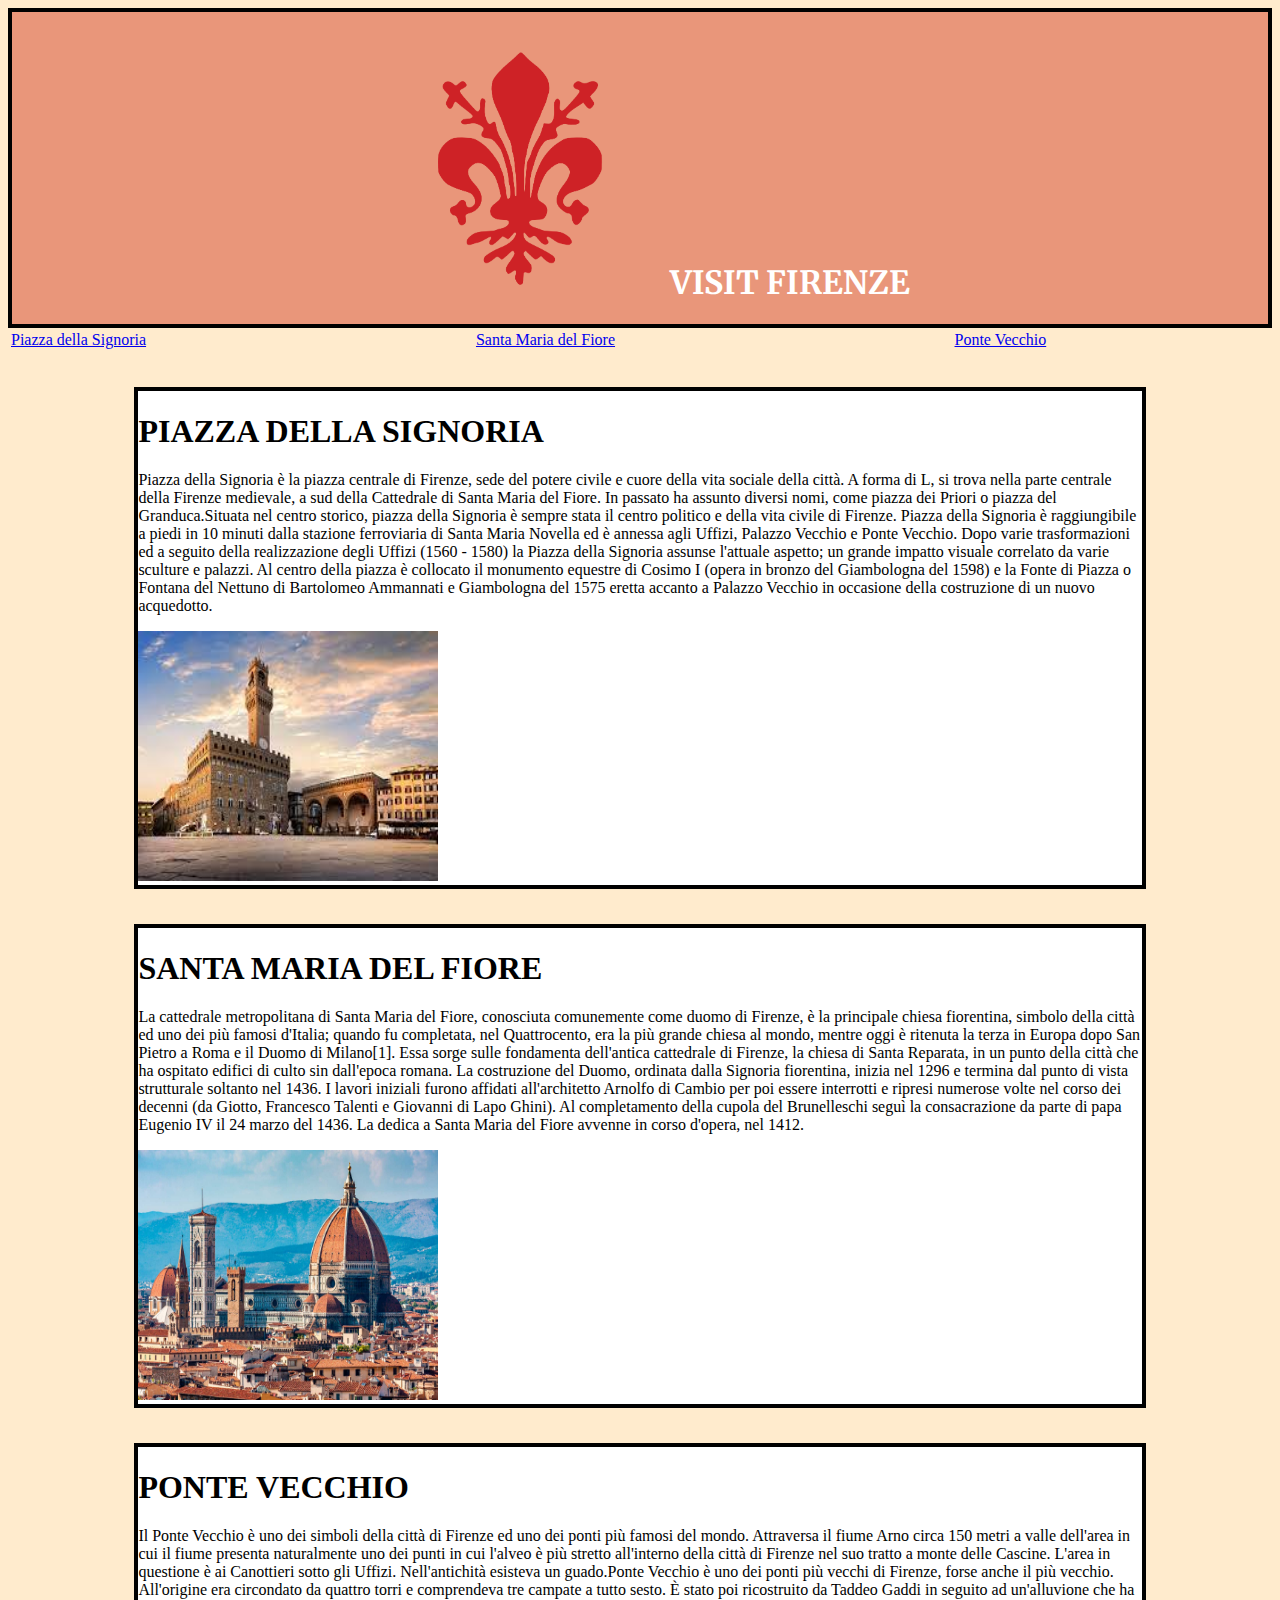
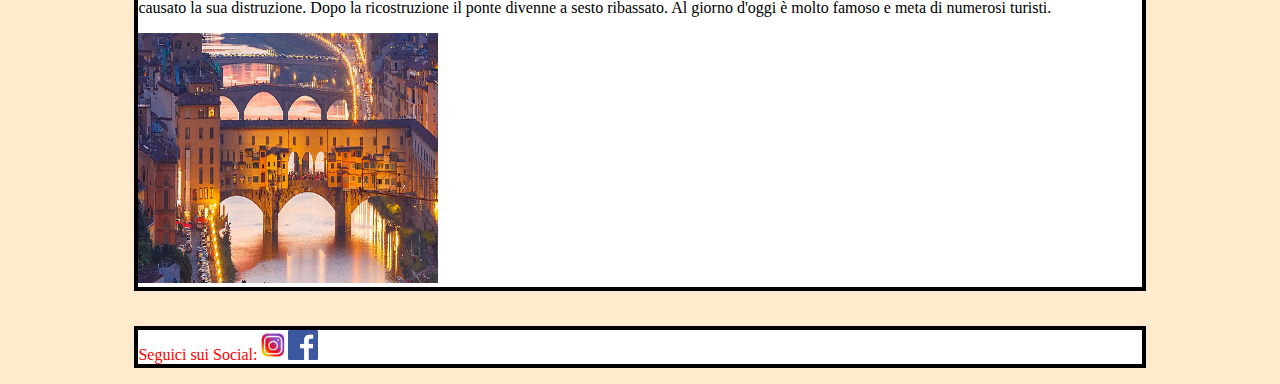
<file: school/firenze/index.html>
<!DOCTYPE html>
<html>
<head>

    <link rel="stylesheet" href="CSS/style.css">
    <link rel="preconnect" href="https://fonts.googleapis.com">
    <link rel="preconnect" href="https://fonts.gstatic.com" crossorigin>
    <link href="https://fonts.googleapis.com/css2?family=Merriweather:wght@300&display=swap" rel="stylesheet">

</head>
<body>

    <div id="header">
        <h1></p><img src="images/logo.png" width="100px">VISIT FIRENZE</h1>
    </div>
    <table id="linkT" width="100%">
        <tr>
            <td><a href="#parte1">Piazza della Signoria</a></td>
            <td><a href="#parte2">Santa Maria del Fiore</a></td>
            <td><a href="#parte3">Ponte Vecchio</a></td>
        </tr>
    </table>
    <div class="testo">
        <h1 id="parte1">PIAZZA DELLA SIGNORIA</h1>
        <p>
            Piazza della Signoria è la piazza centrale di Firenze, sede del potere civile e cuore della vita
            sociale della città. A forma di L, si trova nella parte centrale della Firenze medievale, a sud della
            Cattedrale di Santa Maria del Fiore. In passato ha assunto diversi nomi, come piazza dei Priori o
            piazza del Granduca.Situata nel centro storico, piazza della Signoria è sempre stata il centro
            politico e della vita civile di Firenze. Piazza della Signoria è raggiungibile a piedi in 10 minuti
            dalla stazione ferroviaria di Santa Maria Novella ed è annessa agli Uffizi, Palazzo Vecchio e
            Ponte Vecchio. Dopo varie trasformazioni ed a seguito della realizzazione degli Uffizi (1560 -
            1580) la Piazza della Signoria assunse l'attuale aspetto; un grande impatto visuale correlato da
            varie sculture e palazzi. Al centro della piazza è collocato il monumento equestre di Cosimo I
            (opera in bronzo del Giambologna del 1598) e la Fonte di Piazza o Fontana del Nettuno di
            Bartolomeo Ammannati e Giambologna del 1575 eretta accanto a Palazzo Vecchio in occasione
            della costruzione di un nuovo acquedotto.
        </p>
        <img src="images/piazzasignoria.jpg">
    </div>
    <div class="testo">
        <h1 id="parte2">SANTA MARIA DEL FIORE</h1>
        <p>
            La cattedrale metropolitana di Santa Maria del Fiore, conosciuta comunemente come duomo di
            Firenze, è la principale chiesa fiorentina, simbolo della città ed uno dei più famosi d'Italia;
            quando fu completata, nel Quattrocento, era la più grande chiesa al mondo, mentre oggi è
            ritenuta la terza in Europa dopo San Pietro a Roma e il Duomo di Milano[1]. Essa sorge sulle
            fondamenta dell'antica cattedrale di Firenze, la chiesa di Santa Reparata, in un punto della città
            che ha ospitato edifici di culto sin dall'epoca romana. La costruzione del Duomo, ordinata dalla
            Signoria fiorentina, inizia nel 1296 e termina dal punto di vista strutturale soltanto nel 1436. I
            lavori iniziali furono affidati all'architetto Arnolfo di Cambio per poi essere interrotti e ripresi
            numerose volte nel corso dei decenni (da Giotto, Francesco Talenti e Giovanni di Lapo Ghini).
            Al completamento della cupola del Brunelleschi seguì la consacrazione da parte di papa Eugenio
            IV il 24 marzo del 1436. La dedica a Santa Maria del Fiore avvenne in corso d'opera, nel 1412.
        </p>
        <img src="images/santamariadelfiore.jpg">
    </div>
    <div class="testo">
        <h1 id="parte3">PONTE VECCHIO</h1>
        <p>
            Il Ponte Vecchio è uno dei simboli della città di Firenze ed uno dei ponti più famosi del mondo.
            Attraversa il fiume Arno circa 150 metri a valle dell'area in cui il fiume presenta naturalmente
            uno dei punti in cui l'alveo è più stretto all'interno della città di Firenze nel suo tratto a monte
            delle Cascine. L'area in questione è ai Canottieri sotto gli Uffizi. Nell'antichità esisteva un
            guado.Ponte Vecchio è uno dei ponti più vecchi di Firenze, forse anche il più vecchio. All'origine
            era circondato da quattro torri e comprendeva tre campate a tutto sesto. È stato poi ricostruito da
            Taddeo Gaddi in seguito ad un'alluvione che ha causato la sua distruzione. Dopo la ricostruzione
            il ponte divenne a sesto ribassato. Al giorno d'oggi è molto famoso e meta di numerosi turisti.
        </p>
        <img src="images/pontevecchio.jpg">
    </div>
    <div>
        <p id="social">Seguici sui Social:<a href="https://www.instagram.com/cittadifirenzeufficiale/"><img src="images/logoinsta.png" class="img"></a><a href="https://www.facebook.com/cittadifirenzeufficiale/"><img src="images/logofacebook.png" class="img"></a></p>
    </div>

</body>
</html>
</file>
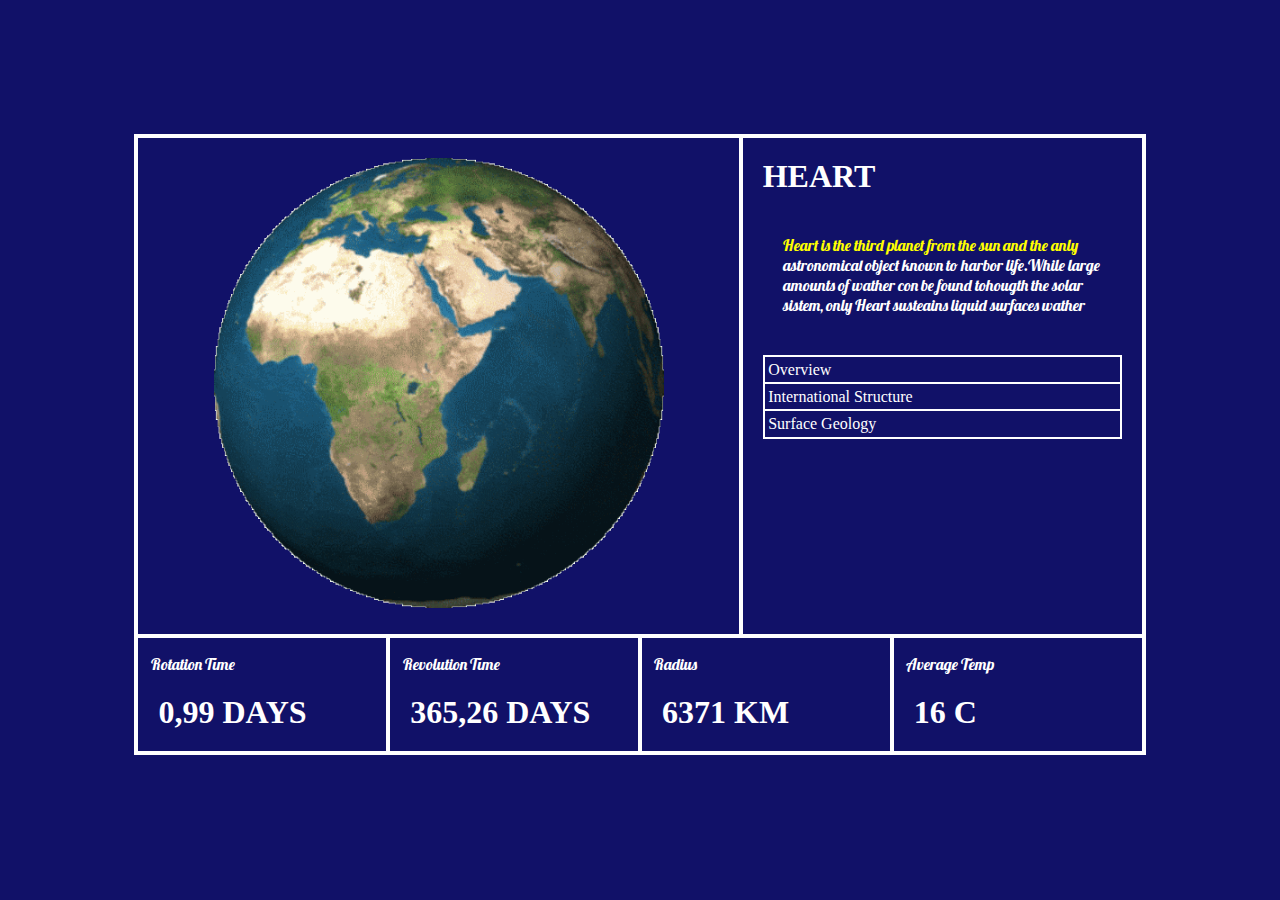
<file: school/mondo/index.html>
<!DOCTYPE html>
<html>
<head>
    <style>
        @import url('https://fonts.googleapis.com/css2?family=Lobster&display=swap');
        </style>
    <link rel="stylesheet" href="style/style.css">
    <title>Mondo</title>
</head>
<body>
    <div class="grosso">

        <div class="imgm">
            <img src="images/mondo.gif">
        </div>


        <div class="descrizione">
            <h1>HEART</h1>
            <p>Heart is the third planet from the sun and the anly astronomical object known to harbor life.While large amounts of wather con be found tohougth the solar sistem, only Heart susteains liquid surfaces wather</p>
            <table>
                <tr>
                    <td>Overview</td>
                </tr>
                <tr>
                    <td>International Structure</td>
                </tr>
                <tr>
                    <td>Surface Geology</td>
                </tr>
            </table>
        </div>

        <div class="dati">
            <p>Rotation Time</p>
            <h1>0,99 DAYS</h1>
        </div>
        <div class="dati">
            <p>Revolution Time</p>
            <h1>365,26 DAYS</h1>
        </div>
        <div class="dati">
            <p>Radius</p>
            <h1>6371 KM</h1>
        </div>
        <div class="dati">
            <p>Average Temp</p>
            <h1>16 C</h1>
        </div>

    </div>
    
</body>
</html>
</file>
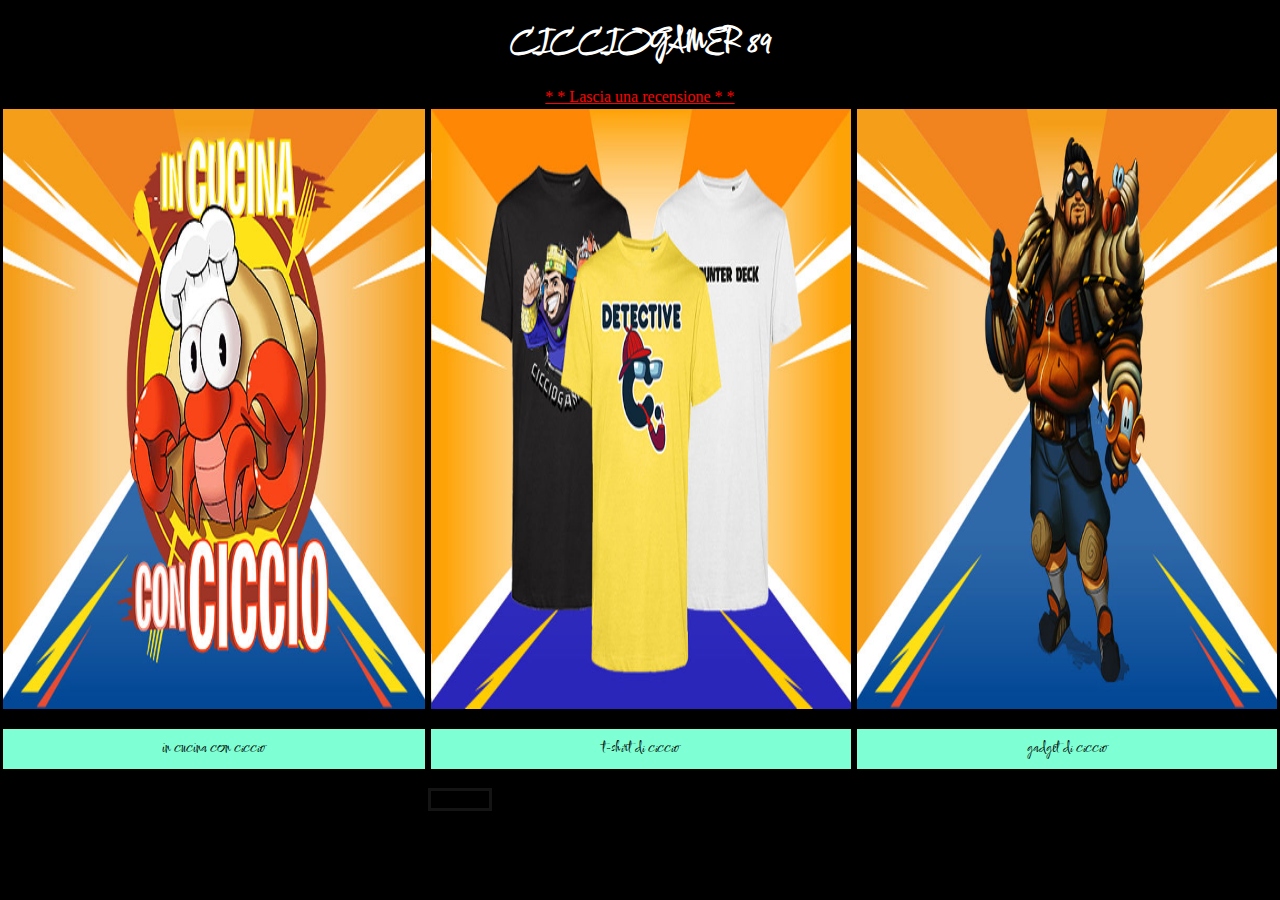
<file: school/negozio/index.html>
<!DOCTYPE html>
<html>
<head>

    <script src="https://cdnjs.cloudflare.com/ajax/libs/gsap/3.9.1/gsap.min.js" integrity="sha512-H6cPm97FAsgIKmlBA4s774vqoN24V5gSQL4yBTDOY2su2DeXZVhQPxFK4P6GPdnZqM9fg1G3cMv5wD7e6cFLZQ==" crossorigin="anonymous" referrerpolicy="no-referrer"></script>

    <style>
        @import url('https://fonts.googleapis.com/css2?family=Comforter&display=swap');
    </style>




    <link rel="stylesheet" href="./style.css">
    <title>Negozio</title>
</head>
    <body style="background-color: black;">
        <div class="title">
            <h1>CICCIOGAMER 89</h1>

            <a href="pages/recenzione.html" id="recenzione">* * Lascia una recensione * *</a>

    
        </div>

        <div class="boxsx">
            <a href="pages/cucina.html"> <img src="images/cacina.jpeg" class="tondo"></a>
            <p>in cucina con ciccio</p>
        </div>

        <div class="boxce">
            <a href=""><img src="images/magliette.png" class="tondo"></a>
            <p>t-shirt di ciccio</p>
        </div>

        <div class="boxdx">
            <a href=""><img src="images/gadget.png" class="tondo"></a>
            <p>gadget di ciccio</p>
        </div>

        <button onclick="ciccio()" class="lupo">CICCIO</button>

        <div class="cicciovola89"><img src="images/cicciovola.jpg" id="animation"></div>


    </body>
    <script src="script.js"></script>
</html>
</file>
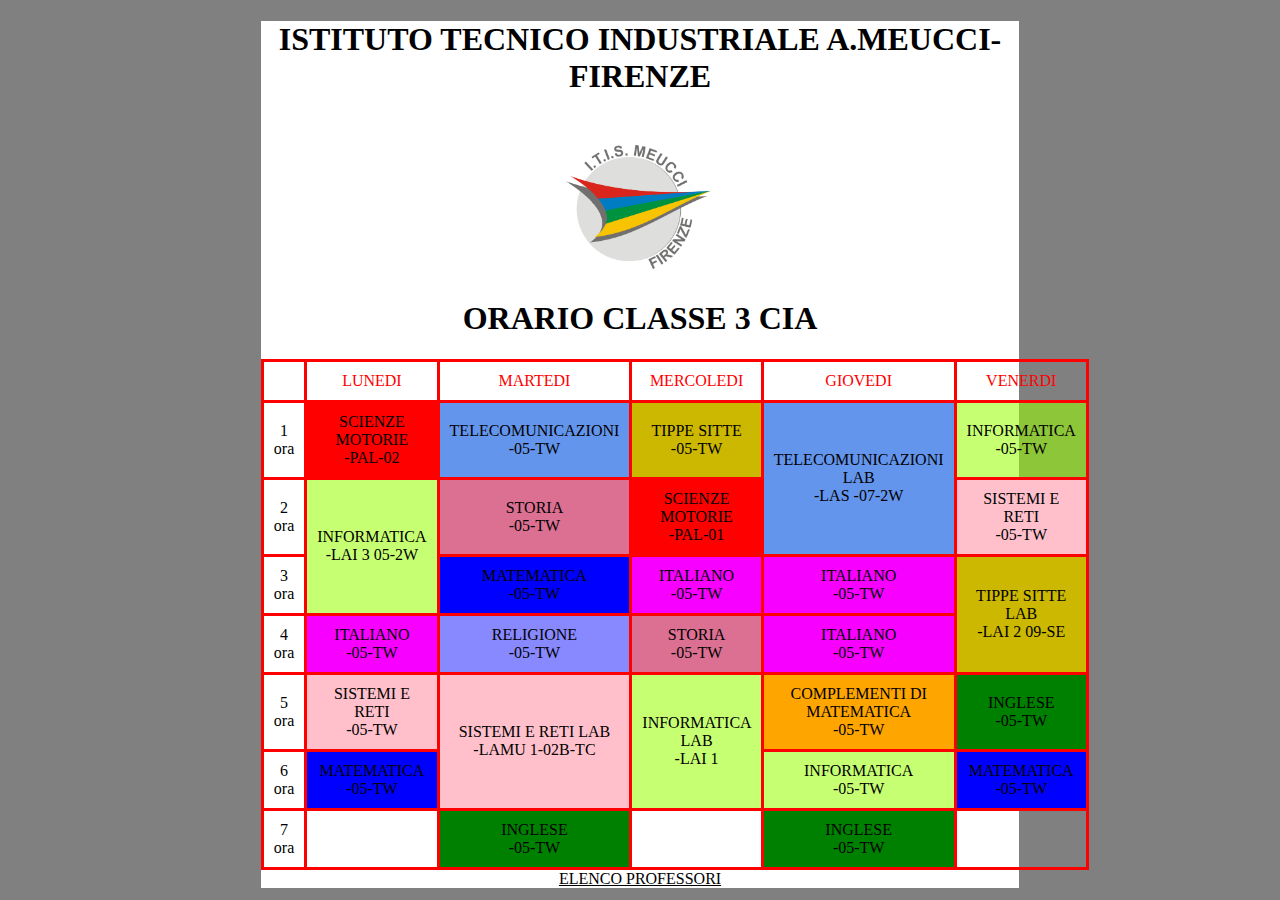
<file: school/orario/index.html>
<!DOCTYPE html>
<html>
<head>
    <link rel="stylesheet" href="./css/style.css">
    <title>bho</title>
</head>
<body>
    <div class="square">
        <h1>ISTITUTO TECNICO INDUSTRIALE A.MEUCCI-FIRENZE</h1>
        <br>
        <a href=""><img src="images/logo.png"></a>
        <br>
        <h1>ORARIO CLASSE 3 CIA</h1>

        <table>
            <tr style="color: red;">
                <td></td>
                <td>LUNEDI</td>
                <td>MARTEDI</td>
                <td>MERCOLEDI</td>
                <td>GIOVEDI</td>
                <td>VENERDI</td>
            </tr>
            <tr>
                <td>1 ora</td>
                <td class="sport">SCIENZE MOTORIE <br> -PAL-02</td>
                <td class="telecomunicazioni">TELECOMUNICAZIONI <br> -05-TW</td>
                <td class="tippe">TIPPE SITTE <br> -05-TW</td>
                <td rowspan="2" class="telecomunicazioni">TELECOMUNICAZIONI LAB <br> -LAS -07-2W</td>
                <td class="informatica">INFORMATICA <br> -05-TW</td>
            </tr>
            <tr>
                <td>2 ora</td>
                <td rowspan="2" class="informatica">INFORMATICA <br> -LAI 3 05-2W</td>
                <td class="storia">STORIA <br> -05-TW</td>
                <td class="sport">SCIENZE MOTORIE <br> -PAL-01</td>
                <td class="sistemi">SISTEMI E RETI <br> -05-TW</td>
            </tr>
            <tr>
                <td>3 ora</td>
                <td class="matematica">MATEMATICA <br> -05-TW</td>
                <td class="italiano">ITALIANO <br> -05-TW</td>
                <td class="italiano">ITALIANO <br> -05-TW</td>
                <td rowspan="2" class="tippe">TIPPE SITTE LAB <br> -LAI 2 09-SE</td>
            </tr>
            <tr>
                <td>4 ora</td>
                <td class="italiano">ITALIANO <br> -05-TW</td>
                <td class="religione">RELIGIONE <br> -05-TW</td>
                <td class="storia">STORIA <br> -05-TW</td>
                <td class="italiano">ITALIANO <br> -05-TW</td>
            </tr>
            <tr>
                <td>5 ora</td>
                <td class="sistemi">SISTEMI E RETI <br> -05-TW</td>
                <td rowspan="2" class="sistemi">SISTEMI E RETI LAB <br> -LAMU 1-02B-TC</td>
                <td rowspan="2" class="informatica">INFORMATICA LAB <br> -LAI 1</td>
                <td class="complementi">COMPLEMENTI DI MATEMATICA <br> -05-TW</td>
                <td class="inglese">INGLESE <br> -05-TW</td>
            </tr>
            <tr>
                <td>6 ora</td>
                <td class="matematica">MATEMATICA <br> -05-TW</td>
                <td class="informatica">INFORMATICA <br> -05-TW</td>
                <td class="matematica">MATEMATICA <br> -05-TW</td>
            </tr>
            <tr>
                <td>7 ora</td>
                <td></td>
                <td class="inglese">INGLESE <br> -05-TW</td>
                <td></td>
                <td class="inglese">INGLESE <br> -05-TW</td>
                <td></td>
            </tr>
        </table>

        <a href="pages/professori.html">ELENCO PROFESSORI</a>

    </div>
    
    
</body>
</html>
</file>
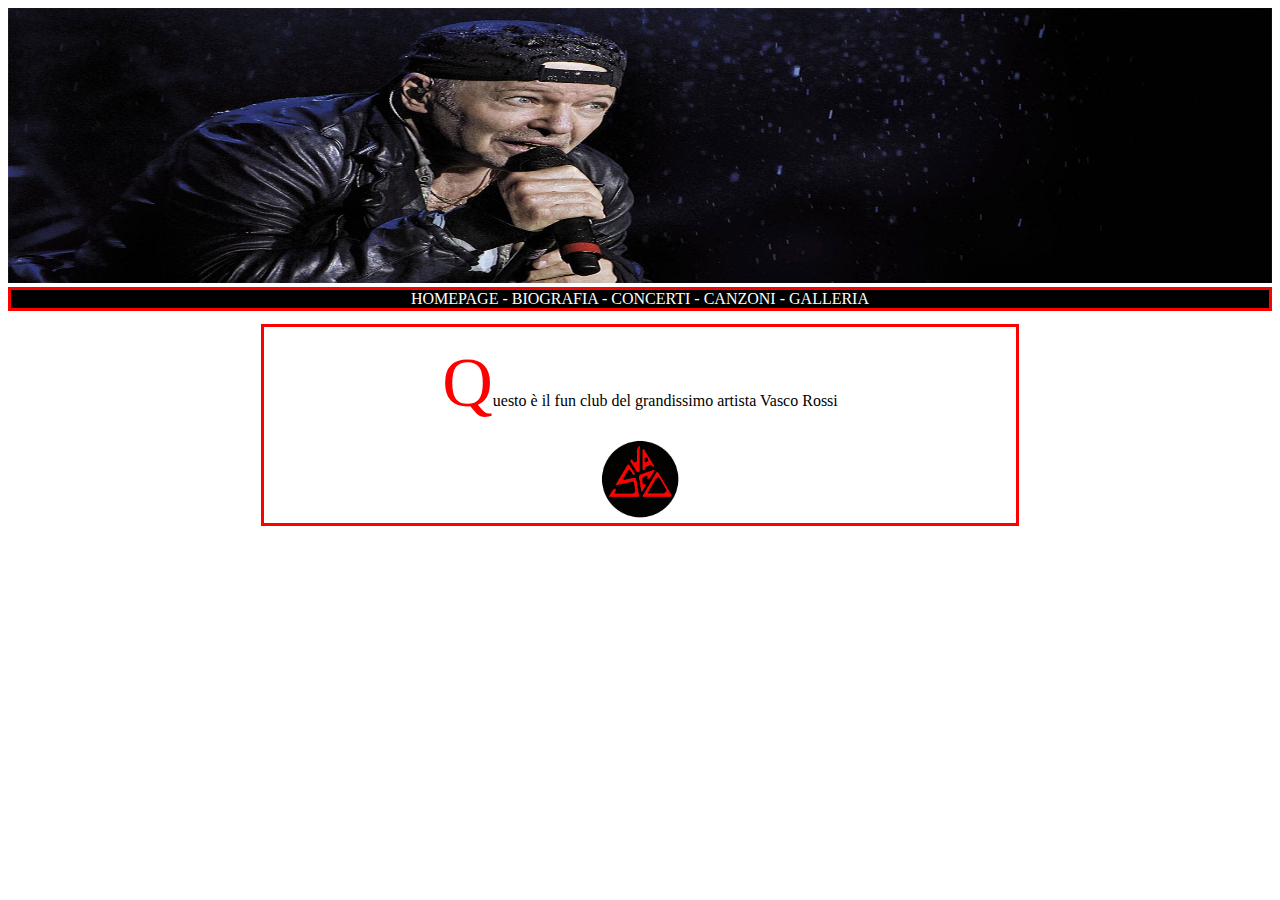
<file: school/vasco/index.html>
<!DOCTYPE html>
<html>
<head>
    <link rel="stylesheet" href="./css/style.css">

    <meta charset="UTF-8"> 

    <title>Faginali</title>
</head>
<body>
        <img src="images/vasco.jpg"  width="100%" height="275px" >
        <div class="menu" style="color: white;">
            <a href="index.html">HOMEPAGE</a> -
            <a href="https://it.wikipedia.org/wiki/Vasco_Rossi">BIOGRAFIA</a> -
            <a href="pages/concerti.html">CONCERTI</a> -
            <a href="">CANZONI</a> -
            <a href="pages/galleria.html">GALLERIA</a>
        </div>

    <div class="paragrafo">
        <p>Questo è il fun club del grandissimo artista Vasco Rossi</p>
        <img src="images/logo.png" width="80px" height="100%">
    </div>
    
</body>
</html>
</file>
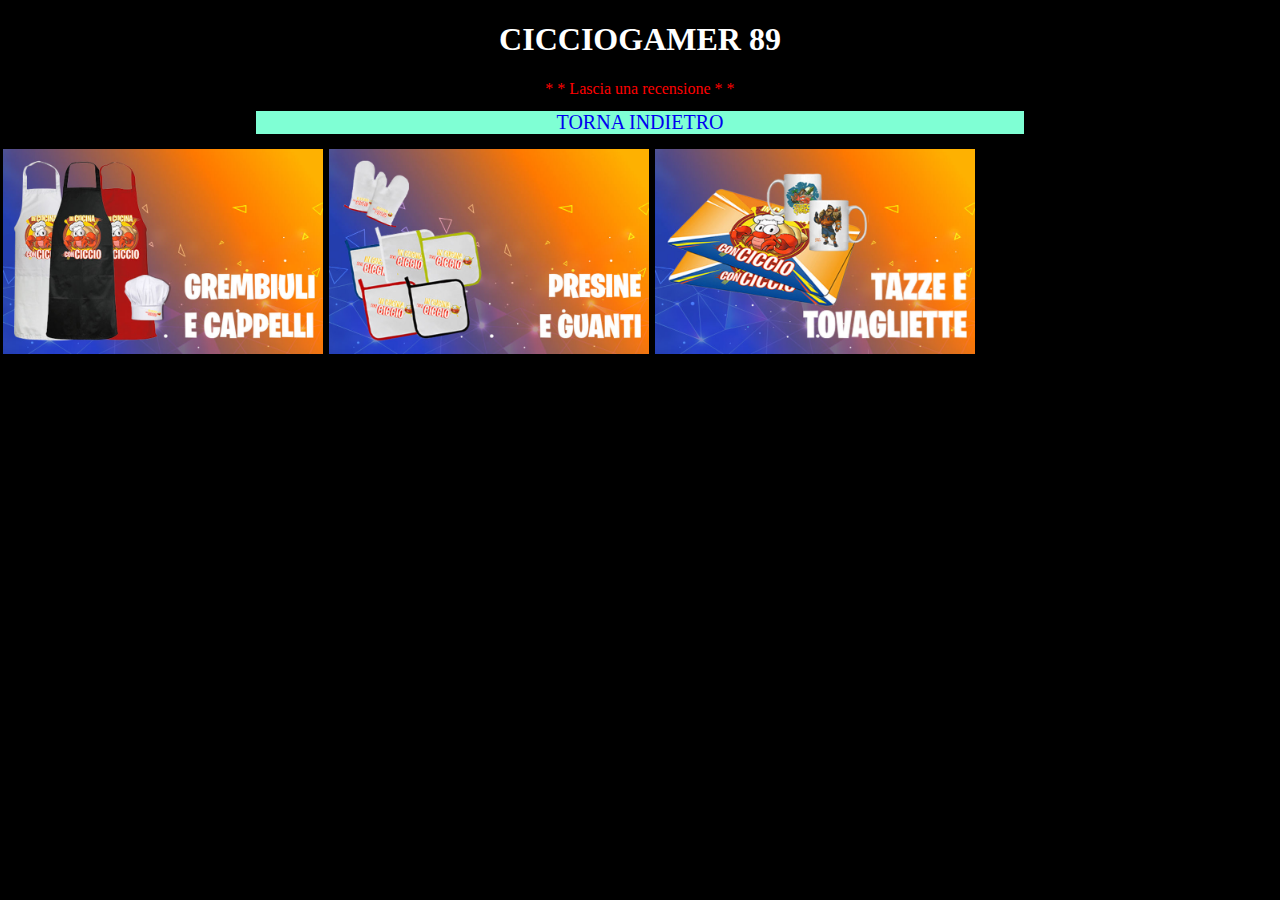
<file: school/negozio/pages/cucina.html>
<!DOCTYPE html>
<html lang="en">
<head>
    <link rel="stylesheet" href="../style.css">
    <title>cucina</title>
</head>


<body>
    <div class="title">
        <h1>CICCIOGAMER 89</h1>

        <p class="red">* * Lascia una recensione * *</p>


    </div>
    <div class="indietro">
        <a href="../index.html">TORNA INDIETRO</a>
    </div>

    <div class="oggetti">
        <img src="../images/grembiuli.jpeg">
        <table>
            <tr>
                <td colspan="2"><b>COLORI DISPONIBILI</b></td>
            </tr>
            <tr>
                <td>grembiuli</td>
                <td>cappelli</td>
            </tr>
            <tr>
                <td>rosso</td>
                <td>bianco</td>
            </tr>
            <tr>
                <td>bianco</td>
            </tr>
            <tr>
                <td>nero</td>
            </tr>
        </table>
        <p>19,90$</p>

    </div>

    <div class="oggetti">
        <img src="../images/presine.jpeg">
        <table>
            <tr>
                <td colspan="2">COLORI DISPONIBILI</td>
            </tr>
        </table>
    </div>

    <div class="oggetti">
        <img src="../images/tazze.jpeg">
        <table>
            <tr>
                <td colspan="2">COLORI DISPONIBILI</td>
            </tr>
        </table>
    </div>

    
</body>
</html>
</file>
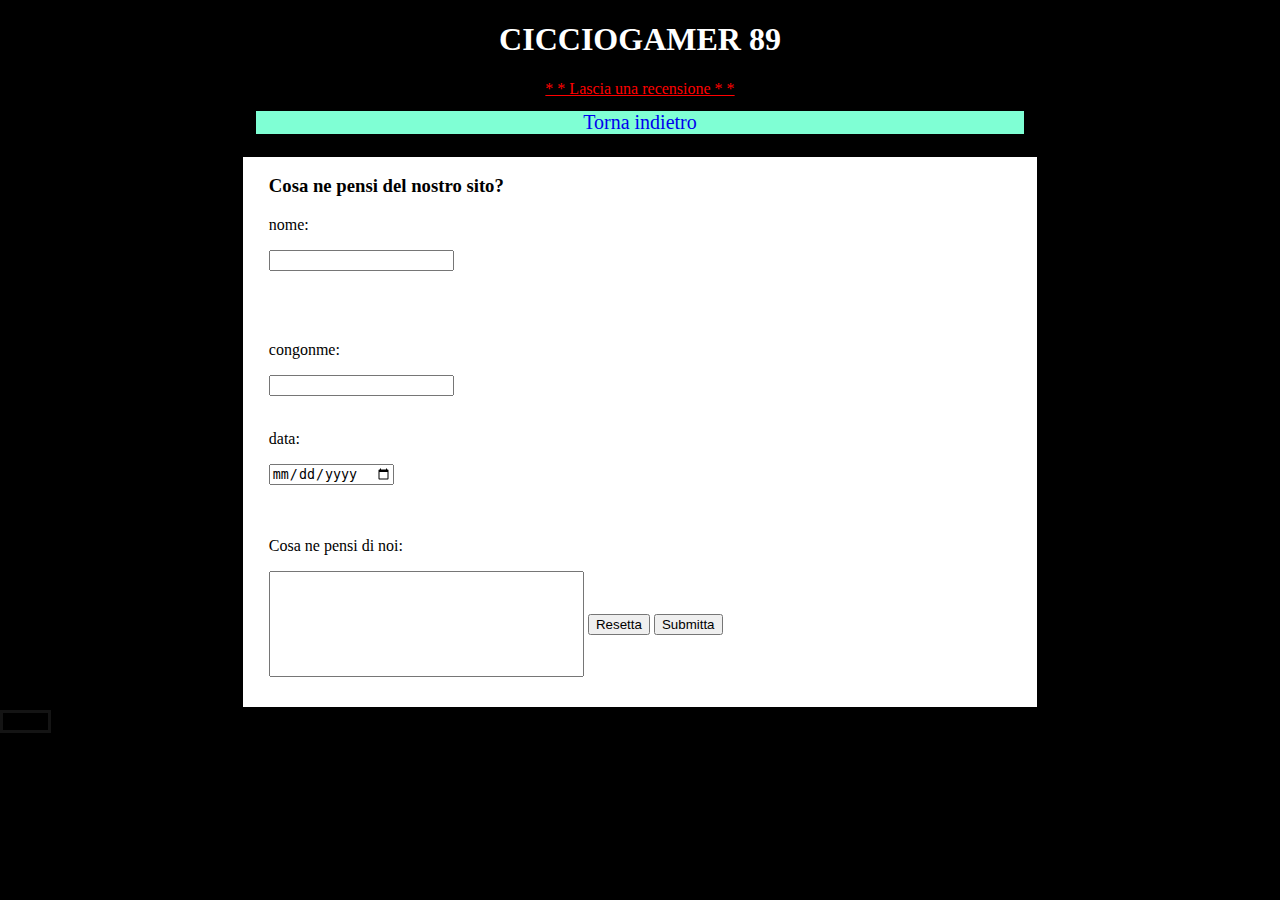
<file: school/negozio/pages/recenzione.html>
<!DOCTYPE html>
<html lang="en">
<head>
    <script src="https://cdnjs.cloudflare.com/ajax/libs/gsap/3.9.1/gsap.min.js" integrity="sha512-H6cPm97FAsgIKmlBA4s774vqoN24V5gSQL4yBTDOY2su2DeXZVhQPxFK4P6GPdnZqM9fg1G3cMv5wD7e6cFLZQ==" crossorigin="anonymous" referrerpolicy="no-referrer"></script>
    <link rel="stylesheet" href="../style.css">
    <meta charset="UTF-8">
    <meta http-equiv="X-UA-Compatible" content="IE=edge">
    <meta name="viewport" content="width=device-width, initial-scale=1.0">
    <title>Document</title>
</head>
<body>
    <div class="title">
        <h1>CICCIOGAMER 89</h1>

        <a href="recenzione.html" id="recenzione">* * Lascia una recensione * *</a>


    </div>
    <div class="indietro">
        <a href="../index.html">Torna indietro</a>
    </div>

    <div class="recenzione">
        <form action="">
            <h3 id="title">Cosa ne pensi del nostro sito?</h3>
            <p>nome:</p>
        <input type="text" required maxlength="20"> <br><br><br><br>
        <p>congonme:</p>
        <input type="text" required maxlength="20"> <br><br>
        <p>data:</p>
        <input type="date" > <br><br><br>
        <p>Cosa ne pensi di noi:</p>
        <input type="text" required maxlength="300" id="guiseppe">
        <input type="reset" value="Resetta">
        <input type="submit" value="Submitta">
        <div id="sx"><img src="../images/pollicesu.jpg"></div>

        

        </form>
        
    </div>
    <button onclick="lati()" class="lupo">clicca</button>
    
</body>
<script src="../script.js"></script>
</html>
</file>
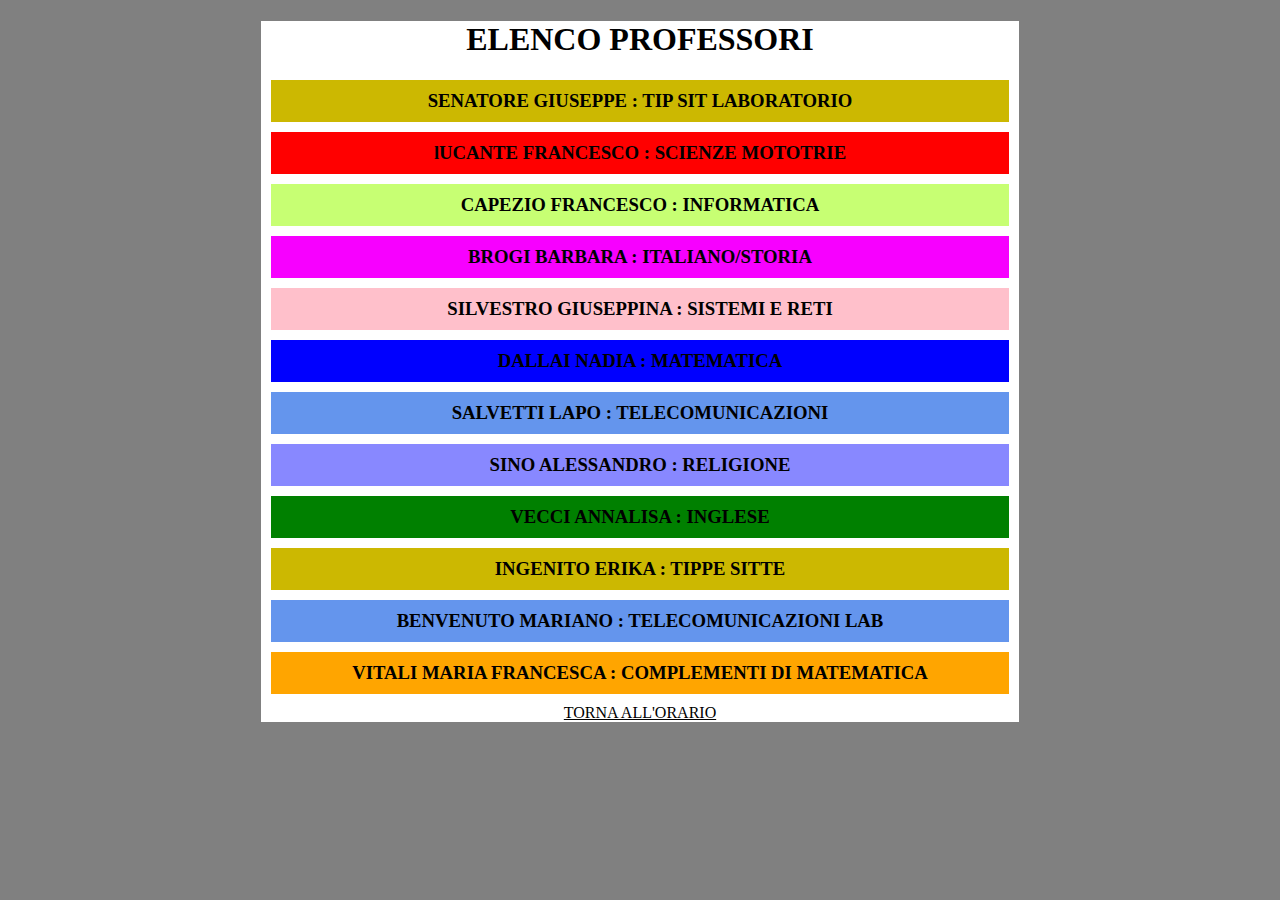
<file: school/orario/pages/professori.html>
<!DOCTYPE html>
<html>
<head>
    <link rel="stylesheet" href="../css/style.css">
    <title>Professori</title>
</head>
<body>
    <div class="square">
        <h1>ELENCO PROFESSORI</h1>
        
        <h3 class="tippe">SENATORE GIUSEPPE : TIP SIT LABORATORIO</h3>
        <h3 class="sport">lUCANTE FRANCESCO : SCIENZE MOTOTRIE</h3>
        <h3 class="informatica">CAPEZIO FRANCESCO : INFORMATICA</h3>
        <h3 class="italiano">BROGI BARBARA : ITALIANO/STORIA</h3>
        <h3 class="sistemi">SILVESTRO GIUSEPPINA : SISTEMI E RETI</h3>
        <h3 class="matematica">DALLAI NADIA : MATEMATICA</h3>
        <h3 class="telecomunicazioni">SALVETTI LAPO : TELECOMUNICAZIONI</h3>
        <h3 class="religione">SINO ALESSANDRO : RELIGIONE</h3>
        <h3 class="inglese">VECCI ANNALISA : INGLESE</h3>
        <h3 class="tippe lab">INGENITO ERIKA : TIPPE SITTE</h3>
        <h3 class="telecomunicazioni lab">BENVENUTO MARIANO : TELECOMUNICAZIONI LAB</h3>
        <h3 class="complementi di matematica">VITALI MARIA FRANCESCA : COMPLEMENTI DI MATEMATICA</h3>

        <a href="../index.html">TORNA ALL'ORARIO</a>
    </div>
    
</body>
</html>
</file>
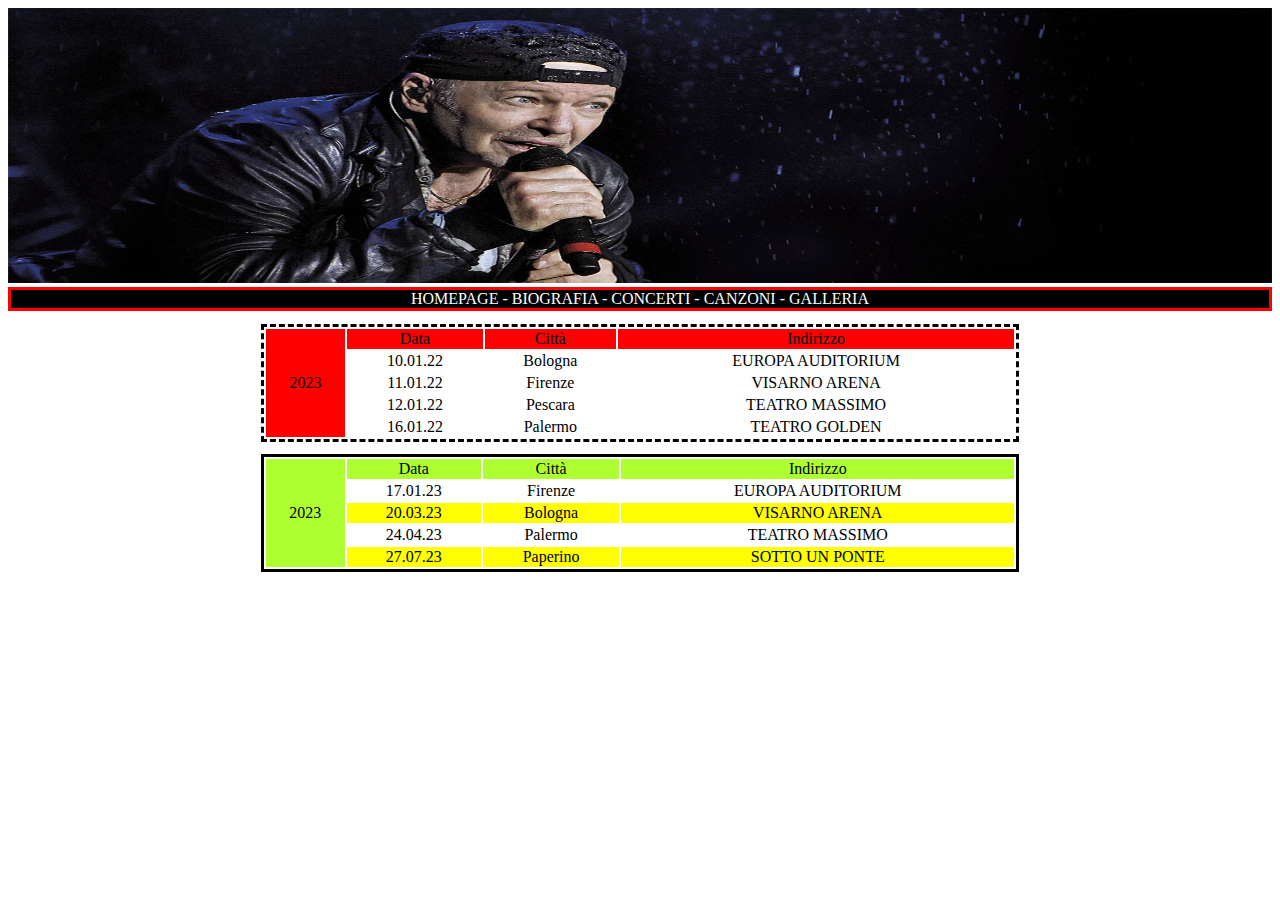
<file: school/vasco/pages/concerti.html>
<!DOCTYPE html>
<html>
    <head>
            <title>concerti</title>
            <link rel="stylesheet" href="../css/style.css">
    </head>
    <body>
        <img src="../images/vasco.jpg"  width="100%" height="275px" >
        <div class="menu" style="color: white;">
            <a href="../index.html">HOMEPAGE</a> -
            <a href="https://it.wikipedia.org/wiki/Vasco_Rossi">BIOGRAFIA</a> -
            <a href="pages/concerti.html">CONCERTI</a> -
            <a href="">CANZONI</a> -
            <a href="../pages/galleria.html">GALLERIA</a>
        </div>
        
        <div class="concerti">
            
            <table style="width: 100%;">
                <tr style="background-color: red;">
                    <td rowspan="5">2023</td>
                    <td>Data</td>
                    <td>Città</td>
                    <td>Indirizzo</td>
                </tr>
                <tr class="azzurrino">
                    <td>10.01.22</td>
                    <td>Bologna</td>
                    <td>EUROPA AUDITORIUM</td>
                </tr>
                <tr class="azzurrino">
                    <td>11.01.22</td>
                    <td>Firenze</td>
                    <td>VISARNO ARENA</td>
                </tr>
                <tr class="azzurrino">
                    <td>12.01.22</td>
                    <td>Pescara</td>
                    <td>TEATRO MASSIMO</td>
                </tr>
                <tr class="azzurrino">
                    <td>16.01.22</td>
                    <td>Palermo</td>
                    <td>TEATRO GOLDEN</td>
                </tr>
            </table>

        </div>
        <div class="concerti2">
            <table style="width: 100%;">
                <tr style="background-color: greenyellow;">
                    <td rowspan="5">2023</td>
                    <td>Data</td>
                    <td>Città</td>
                    <td>Indirizzo</td>
                </tr>
                <tr>
                    <td>17.01.23</td>
                    <td>Firenze</td>
                    <td>EUROPA AUDITORIUM</td>
                </tr>
                <tr>
                    <td>20.03.23</td>
                    <td>Bologna</td>
                    <td>VISARNO ARENA</td>
                </tr>
                <tr>
                    <td>24.04.23</td>
                    <td>Palermo</td>
                    <td>TEATRO MASSIMO</td>
                </tr>
                <tr>
                    <td>27.07.23</td>
                    <td>Paperino</td>
                    <td>SOTTO UN PONTE</td>
                </tr>
            </table>
        </div>

        

    </body>
</html>
</file>
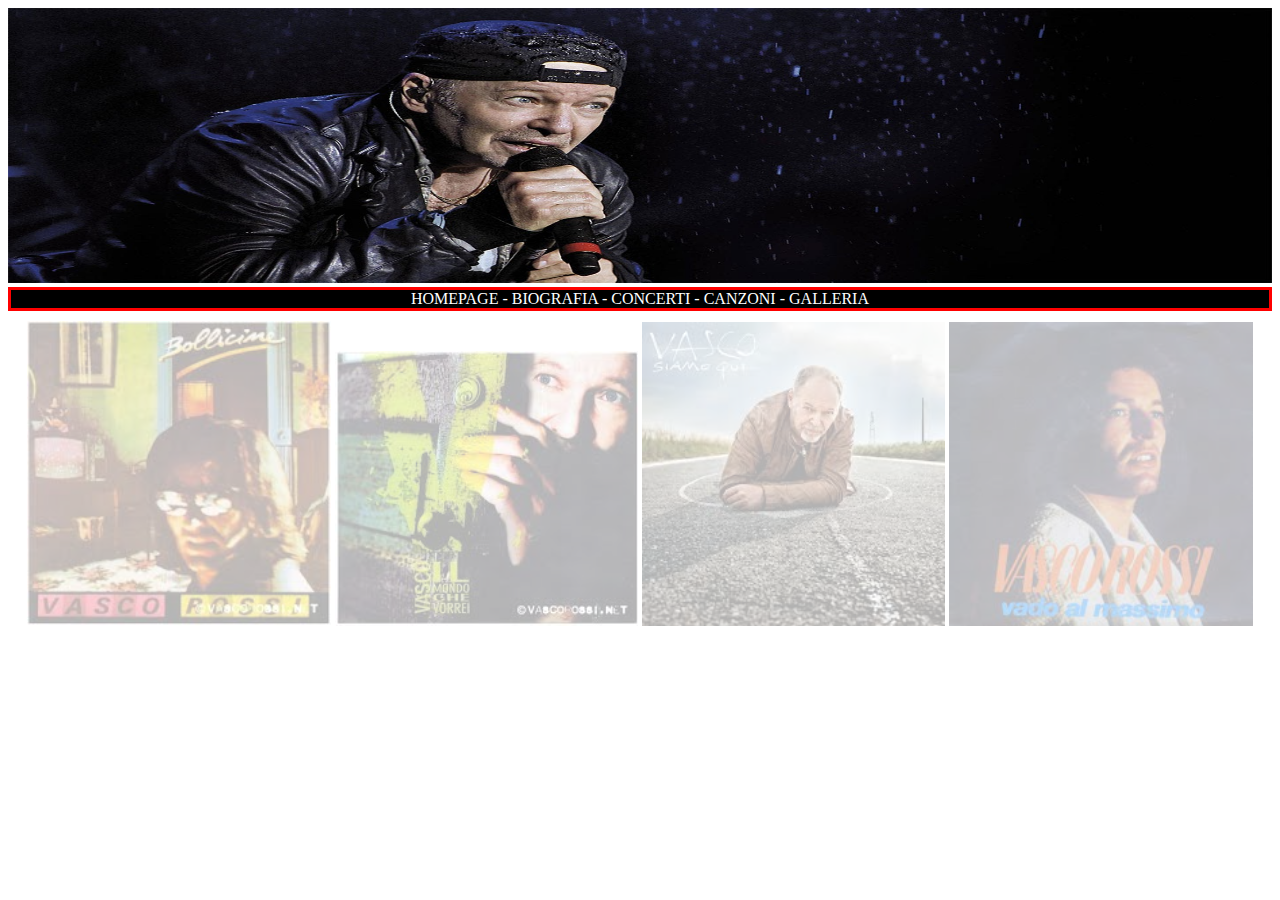
<file: school/vasco/pages/galleria.html>
<!DOCTYPE html>
<html lang="en">
<head>
    <link rel="stylesheet" href="../css/style.css">
    <title>Document</title>
</head>
<body>
    <img src="../images/vasco.jpg"  width="100%" height="275px" >
        <div class="menu" style="color: white;">
            <a href="../index.html">HOMEPAGE</a> -
            <a href="https://it.wikipedia.org/wiki/Vasco_Rossi">BIOGRAFIA</a> -
            <a href="../pages/concerti.html">CONCERTI</a> -
            <a href="">CANZONI</a> -
            <a href="../pages/galleria.html">GALLERIA</a>
        </div>
        <div class="imgsfocate">
        <a href="../images/copertina1.jpeg"><img src="../images/copertina1.jpeg"></a>
        <a href="../images/copertina2.jpeg"><img src="../images/copertina2.jpeg"></a>
        <a href="../images/copertina3.jpeg"><img src="../images/copertina3.jpeg"></a>
        <a href="../images/copertina4.jpeg"><img src="../images/copertina4.jpeg"></a>
        </div>
    
</body>
</html>
</file>
<file: school/firenze/CSS/style.css>
body {
    background-color: blanchedalmond;
}
#header{
    font-family: 'Merriweather', serif;
    color: white;
    background-color: darksalmon;
    text-align: center;
    border: 4px;
    border-style: solid;
    border-color: black;
}
#link{
    background-color: white;
    padding-top: 15px;
}
.testo{
    background-color: white;
    border: 4px;
    border-style: solid;
    border-color: black;
    margin-top: 35px;
    margin-left: 10%;
    margin-right: 10%;
}
#social{
    background-color: white;
    border: 4px;
    border-style: solid;
    border-color: black;
    margin-top: 35px;
    margin-left: 10%;
    margin-right: 10%;
    color: red;
}
.img{
    height: 30px;
    width: 30px;
}
img{
    height: 250px;
    width: 300px;
}
</file>
<file: school/mondo/style/style.css>
body{
    background-color: rgb(17, 17, 104);
}
h1{
    color: white;
    margin: 20px;
}
p{
    color: white;
}
table{
    color: white;
    border-collapse: collapse;
    margin-left: auto;
    margin-right: auto;
    width: 90%;
}
td{
    border: 2px white solid;
    box-sizing: border-box;
}

div{
    border: 2px white solid;
    float: left;
}

.grosso{
    margin: 10%;
}

.imgm{
    width: 60%;
    box-sizing: border-box;
    height: 500PX;
    text-align: center;
}
.imgm img{
    width: 450px;

    margin-left: auto;
    margin-right: auto;
    padding: 20px;
}

.descrizione{
    width: 40%;
    box-sizing: border-box;
    height: 500px;
}
.descrizione p{
    margin: 10%;
    font-family: 'Lobster', cursive;
}
.descrizione p::first-line{
    color: yellow;
}
.descrizione td{
    padding: 1%;
}
.descrizione td:hover{
    background-color: blue;
}

.dati{
    width: 25%;
    box-sizing: border-box;
}
.dati p{
    font-family: 'Lobster', cursive;
    margin-left: 5%;
}



@media screen and (max-width:700px) {
    .imgm{
        width: 100%;
    }

    .descrizione{
        width: 100%;
    }

    .dati{
        width: 100%;
        text-align: center;
    }
    
}
</file>
<file: school/negozio/style.css>
body{
    background-color: black;
    margin: 0;
    overflow-x: hidden;
    overflow-y: hidden;
    
}
.title{
    background-color: black;
    color: white;
    text-align: center;
}

.red{
    color: red;
    margin-bottom: 0;
}


.boxsx{
    float: left;
    width: 33.4%;
    border: 3px black solid;
    box-sizing: border-box;

}
.boxsx img{
    transition: 1s;
    width: 100%;
    height: 600px;
}
.boxsx p{
    transition: 1s;
    text-align: center;
    background-color: aquamarine;
    padding: 2%;
    font-family: 'Comforter', cursive;
}
.boxsx p:hover{
    background-color: red;
}





.boxce{
    width: 33.3%;
    float: left;
    border: 3px black solid;
    box-sizing: border-box;

}
.boxce img{
    transition: 1s;
    width: 100%;
    height: 600px;
}
.boxce p{
    transition: 1s;
    text-align: center;
    background-color: aquamarine;
    padding: 2%;
    font-family: 'Comforter', cursive;
}
.boxce p:hover{
    background-color: red;
}




.boxdx{
    float: right;
    width: 33.3%;
    border: 3px black solid;
    box-sizing: border-box;

}
.boxdx img{
    transition: 1s;
    width: 100%;
    height: 600px;
}
.boxdx p{
    transition: 1s;
    text-align: center;
    background-color: aquamarine;
    padding: 2%;
    font-family: 'Comforter', cursive;
}
.boxdx p:hover{
    background-color: red;
}






.tondo:hover{
    opacity: 0.5;
    border-radius: 20%;
}

h1{
    font-family: 'Comforter', cursive;
}

.indietro{
    background-color: aquamarine;
    color: purple;
    text-align: center;
    margin-left: 20%;
    margin-right: 20%;
    margin-top: 1%;
    font-size: 20px;
}
.indietro a{
    text-decoration: none;
}

.oggetti{
    margin-top: 1%;
    width: 25%;
    border: 3px black solid;
    text-align: center;
    float: left;
    border-collapse: collapse;

}
.oggetti img{
    width: 100%;
}

.oggetti table,td{
    border: 2px black solid;
    border-collapse: collapse;
    margin-left: auto;
    margin-right: auto;
    margin-bottom: 1%;
}

#recenzione{
    transition: 1s;
    color: red;
}
#recenzione:hover{
    font-size: 50px;
}

.recenzione{
    background-color: white;
    padding-left: 2%;
    border: 3px solid black;
    height: 550px;
    margin: auto;
    width: 60%;
    margin-top: 20px;
}

#guiseppe{
    width: 40%;
    height: 100px;
    margin: auto;
}

.lupo{
    background-color: black;
    border: 3px rgb(20, 20, 20) solid;
}

.cicciovola89 img{
    height: 100px;
    width: auto;
    display: none;
    margin: auto;
}

#sx{
    float: left;
    height: 1000px;
    display: none;
}
#sx img{
    height: 100%;
    width: 400px;
}




@media screen and (max-width: 800px){
    
    
    .boxdx{
        width: 100%;
    }
    .boxsx{
        width: 100%;
    }
    .boxce{
        width: 100%;
    }
    #title{
        display: none;
    }
    .recenzione{
        width: 100%;
        margin-left: 1%;
        margin-right: 1%;
    }
}
</file>
<file: school/orario/css/style.css>
.marco:hover{
    background-image: url(../images/marco.jpeg);
    color: red;
    width: 1980px;
    height: 1020px;
}

.square{
    margin-left: 20%;
    margin-right: 20%;
    background-color: white;
    text-align: center;
    border: black 3px static;
}

body{
    background-color: grey;
}

img{
    width: 150px;
    height: 100%;
}

table,tr,td{
    border: red 3px solid;
    border-collapse: collapse;
    margin-left: auto;
    margin-right: auto;
    padding: 10px;
}

table{
    width: 80%; 
}

.sport{
    background-color: red;
}

.informatica{
    background-color: rgba(153, 255, 0, 0.548);
}

.italiano{
    background-color: rgb(247, 0, 255);
}

.sistemi{
    background-color: pink;
}

.matematica{
    background-color: blue;
}

.telecomunicazioni{
    background-color: cornflowerblue;
}

.storia{
    background-color: palevioletred;
}

.religione{
    background-color: rgb(136, 136, 255);
}

.inglese{
    background-color: green;
}

.tippe{
    background-color: rgb(204, 184, 1);
}

.complementi{
    background-color: orange;
}

h3 {
    padding: 10px;
    margin: 10px;
}

a{
    color: black;
}
</file>
<file: school/vasco/css/style.css>
div{
    text-align: center;
}


.menu a{
    color: white;
    text-decoration: none;
}

.menu a:hover{
    background-color: red;
}

a:active{
    color: yellow;
}

.menu{
    background-color: black;
    border: 3px red solid;
    text-align: center;
}

.paragrafo{
    border: 3px red solid;
    margin-top: 1%;
    margin-left: 20%;
    margin-right: 20%;
}

.paragrafo::first-letter{
    color: red;
    font-size: 70px;
}

.concerti{
    border: 3px black dashed;
    margin-top: 1%;
    margin-left: 20%;
    margin-right: 20%;
}

.concerti2{
    border: 3px black solid;
    margin-top: 1%;
    margin-left: 20%;
    margin-right: 20%;
}

.concerti2 tr:nth-child(odd){
    background-color: yellow;
}

.azzurrino:hover{
    background-color: aqua;
}
.imgsfocate{
    margin-top: 10px;
    width: 100%;
}

.imgsfocate img{
    width: 24%;
    opacity: 0.3
}

.imgsfocate img:hover{
    border: 2px yellow solid;
    opacity: 1;
}
</file>
